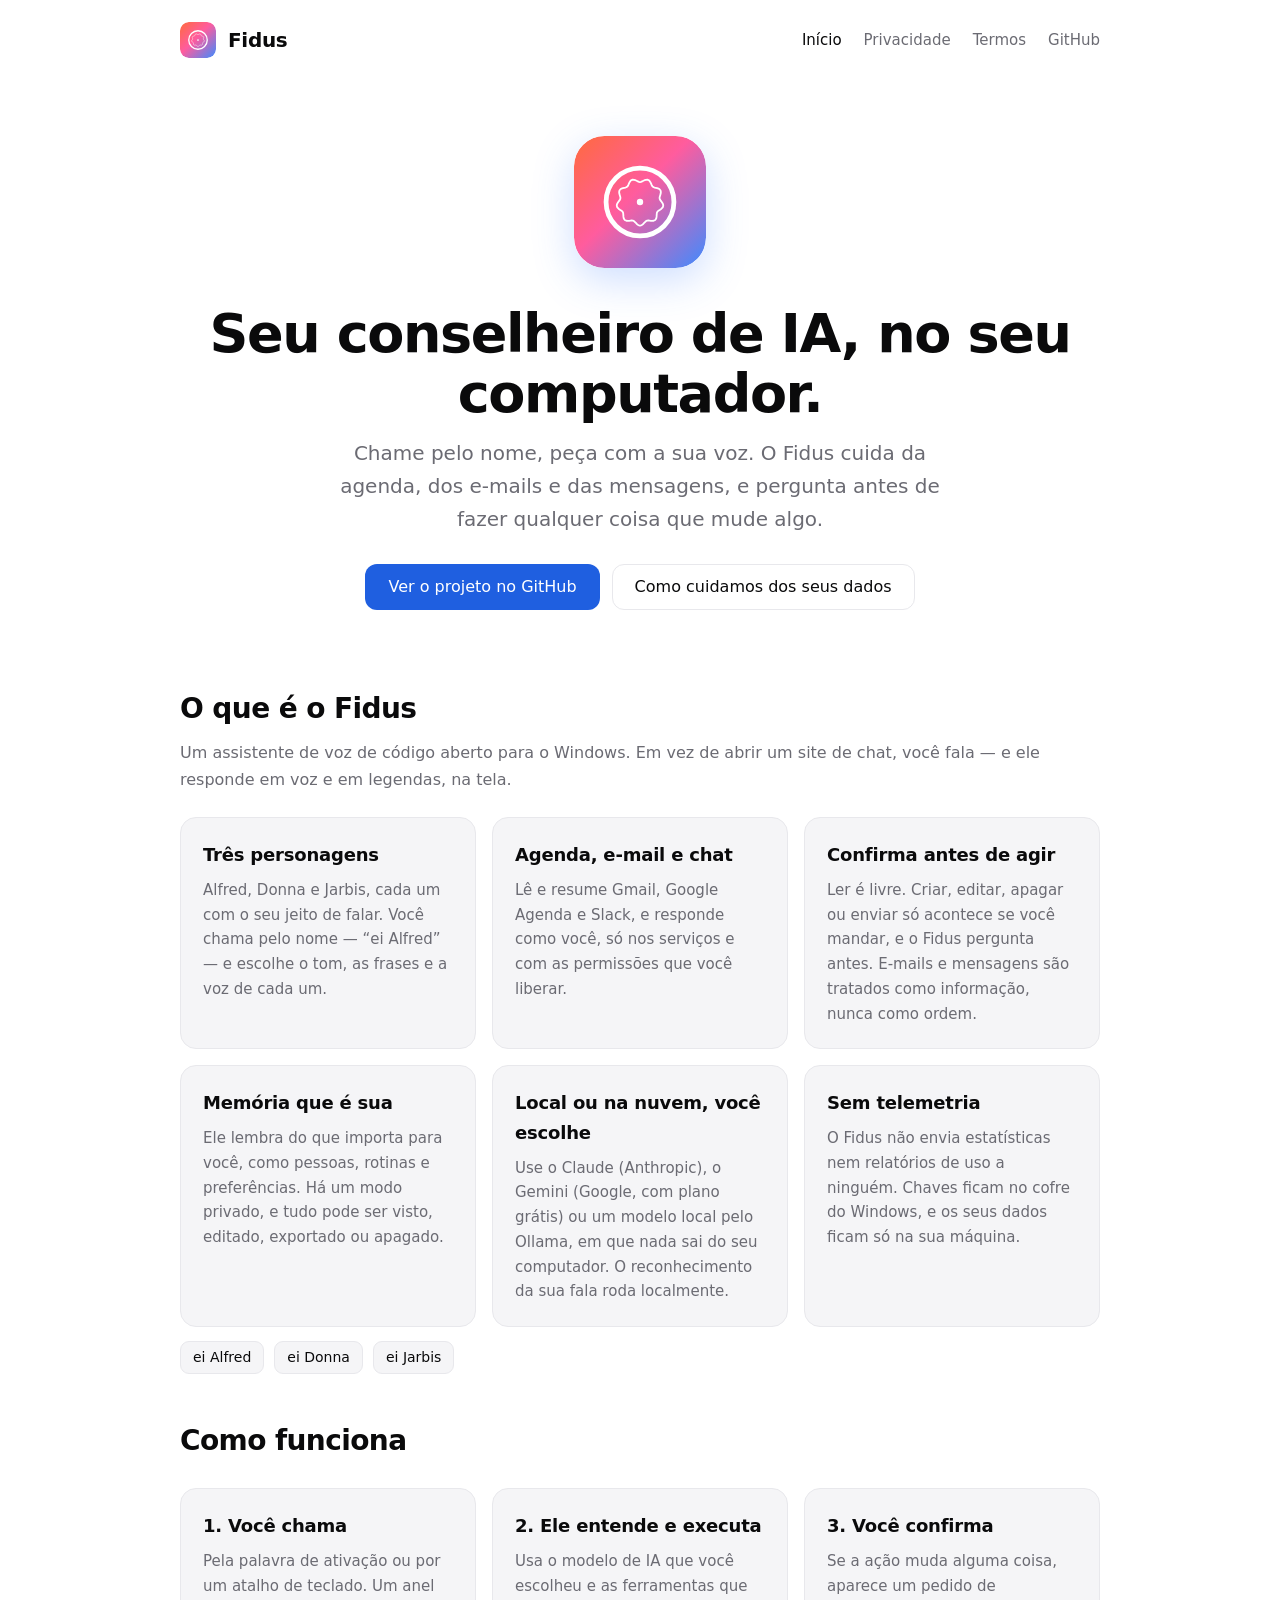
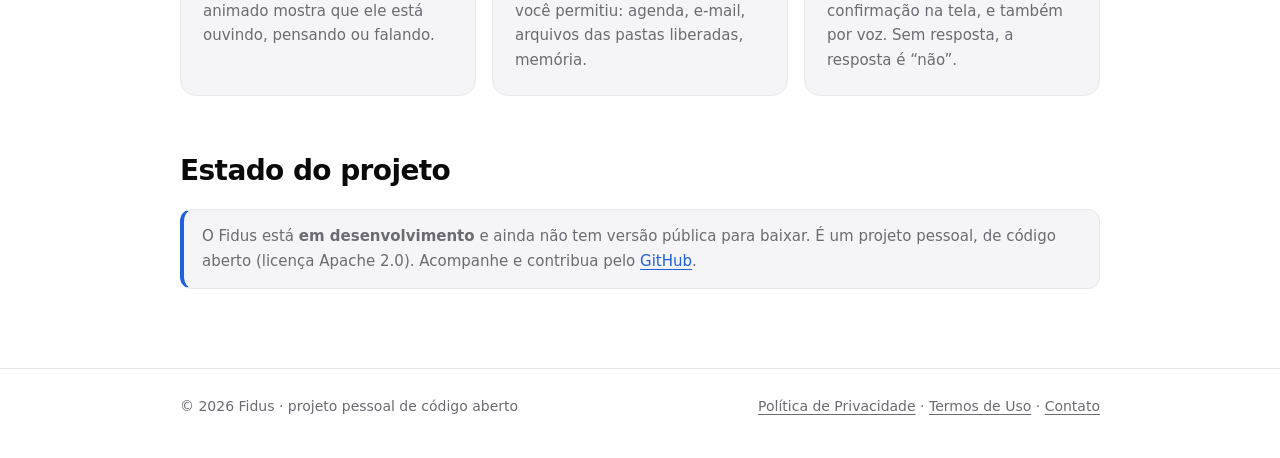
<file: index.html>
<!doctype html>
<html lang="pt-BR">
<head>
<meta charset="utf-8">
<meta name="viewport" content="width=device-width, initial-scale=1">
<title>Fidus — seu conselheiro de IA</title>
<meta name="description" content="Fidus é um assistente de voz para o Windows que roda no seu computador: você chama pelo nome, ele cuida da agenda, dos e-mails e das mensagens, e sempre pede a sua confirmação antes de agir.">
<link rel="canonical" href="https://fidus.pythondeaaz.com.br/">
<link rel="icon" type="image/svg+xml" href="assets/fidus-icone.svg">
<meta property="og:title" content="Fidus — seu conselheiro de IA">
<meta property="og:description" content="Assistente de voz para o Windows. Local, com a sua confirmação antes de qualquer ação.">
<meta property="og:image" content="https://fidus.pythondeaaz.com.br/assets/fidus-icone-512.png">
<meta property="og:url" content="https://fidus.pythondeaaz.com.br/">
<meta name="color-scheme" content="light dark">
<link rel="stylesheet" href="style.css">
</head>
<body>
<a class="skip" href="#conteudo">Ir para o conteúdo</a>
<div class="wrap">
  <header class="top">
    <a class="brand" href="./"><img src="assets/fidus-icone.svg" alt="" width="36" height="36">Fidus</a>
    <nav class="main" aria-label="Principal">
      <a href="./" aria-current="page">Início</a>
      <a href="politica.html">Privacidade</a>
      <a href="termos.html">Termos</a>
      <a href="https://github.com/tiagoluizrs/fidus">GitHub</a>
    </nav>
  </header>

  <main id="conteudo">
    <div class="hero">
      <img class="logo" src="assets/fidus-icone.svg" alt="Logo do Fidus" width="132" height="132">
      <h1>Seu conselheiro de IA, no seu computador.</h1>
      <p class="lead">Chame pelo nome, peça com a sua voz. O Fidus cuida da agenda, dos e-mails e das mensagens, e pergunta antes de fazer qualquer coisa que mude algo.</p>
      <div class="btns">
        <a class="btn primary" href="https://github.com/tiagoluizrs/fidus">Ver o projeto no GitHub</a>
        <a class="btn" href="politica.html">Como cuidamos dos seus dados</a>
      </div>
    </div>

    <section aria-labelledby="oque">
      <h2 id="oque">O que é o Fidus</h2>
      <p class="sub">Um assistente de voz de código aberto para o Windows. Em vez de abrir um site de chat, você fala — e ele responde em voz e em legendas, na tela.</p>
      <div class="grid">
        <div class="card"><h3>Três personagens</h3><p>Alfred, Donna e Jarbis, cada um com o seu jeito de falar. Você chama pelo nome — “ei Alfred” — e escolhe o tom, as frases e a voz de cada um.</p></div>
        <div class="card"><h3>Agenda, e-mail e chat</h3><p>Lê e resume Gmail, Google Agenda e Slack, e responde como você, só nos serviços e com as permissões que você liberar.</p></div>
        <div class="card"><h3>Confirma antes de agir</h3><p>Ler é livre. Criar, editar, apagar ou enviar só acontece se você mandar, e o Fidus pergunta antes. E-mails e mensagens são tratados como informação, nunca como ordem.</p></div>
        <div class="card"><h3>Memória que é sua</h3><p>Ele lembra do que importa para você, como pessoas, rotinas e preferências. Há um modo privado, e tudo pode ser visto, editado, exportado ou apagado.</p></div>
        <div class="card"><h3>Local ou na nuvem, você escolhe</h3><p>Use o Claude (Anthropic), o Gemini (Google, com plano grátis) ou um modelo local pelo Ollama, em que nada sai do seu computador. O reconhecimento da sua fala roda localmente.</p></div>
        <div class="card"><h3>Sem telemetria</h3><p>O Fidus não envia estatísticas nem relatórios de uso a ninguém. Chaves ficam no cofre do Windows, e os seus dados ficam só na sua máquina.</p></div>
      </div>
      <ul class="names" aria-label="Os personagens"><li>ei Alfred</li><li>ei Donna</li><li>ei Jarbis</li></ul>
    </section>

    <section aria-labelledby="como">
      <h2 id="como">Como funciona</h2>
      <div class="grid">
        <div class="card"><h3>1. Você chama</h3><p>Pela palavra de ativação ou por um atalho de teclado. Um anel animado mostra que ele está ouvindo, pensando ou falando.</p></div>
        <div class="card"><h3>2. Ele entende e executa</h3><p>Usa o modelo de IA que você escolheu e as ferramentas que você permitiu: agenda, e-mail, arquivos das pastas liberadas, memória.</p></div>
        <div class="card"><h3>3. Você confirma</h3><p>Se a ação muda alguma coisa, aparece um pedido de confirmação na tela, e também por voz. Sem resposta, a resposta é “não”.</p></div>
      </div>
    </section>

    <section aria-labelledby="estado">
      <h2 id="estado">Estado do projeto</h2>
      <p class="note">O Fidus está <strong>em desenvolvimento</strong> e ainda não tem versão pública para baixar. É um projeto pessoal, de código aberto (licença Apache 2.0). Acompanhe e contribua pelo <a href="https://github.com/tiagoluizrs/fidus">GitHub</a>.</p>
    </section>
  </main>
</div>

<footer>
  <div class="wrap">
    <span>© 2026 Fidus · projeto pessoal de código aberto</span>
    <span><a href="politica.html">Política de Privacidade</a> · <a href="termos.html">Termos de Uso</a> · <a href="https://github.com/tiagoluizrs/fidus/issues">Contato</a></span>
  </div>
</footer>
</body>
</html>
</file>
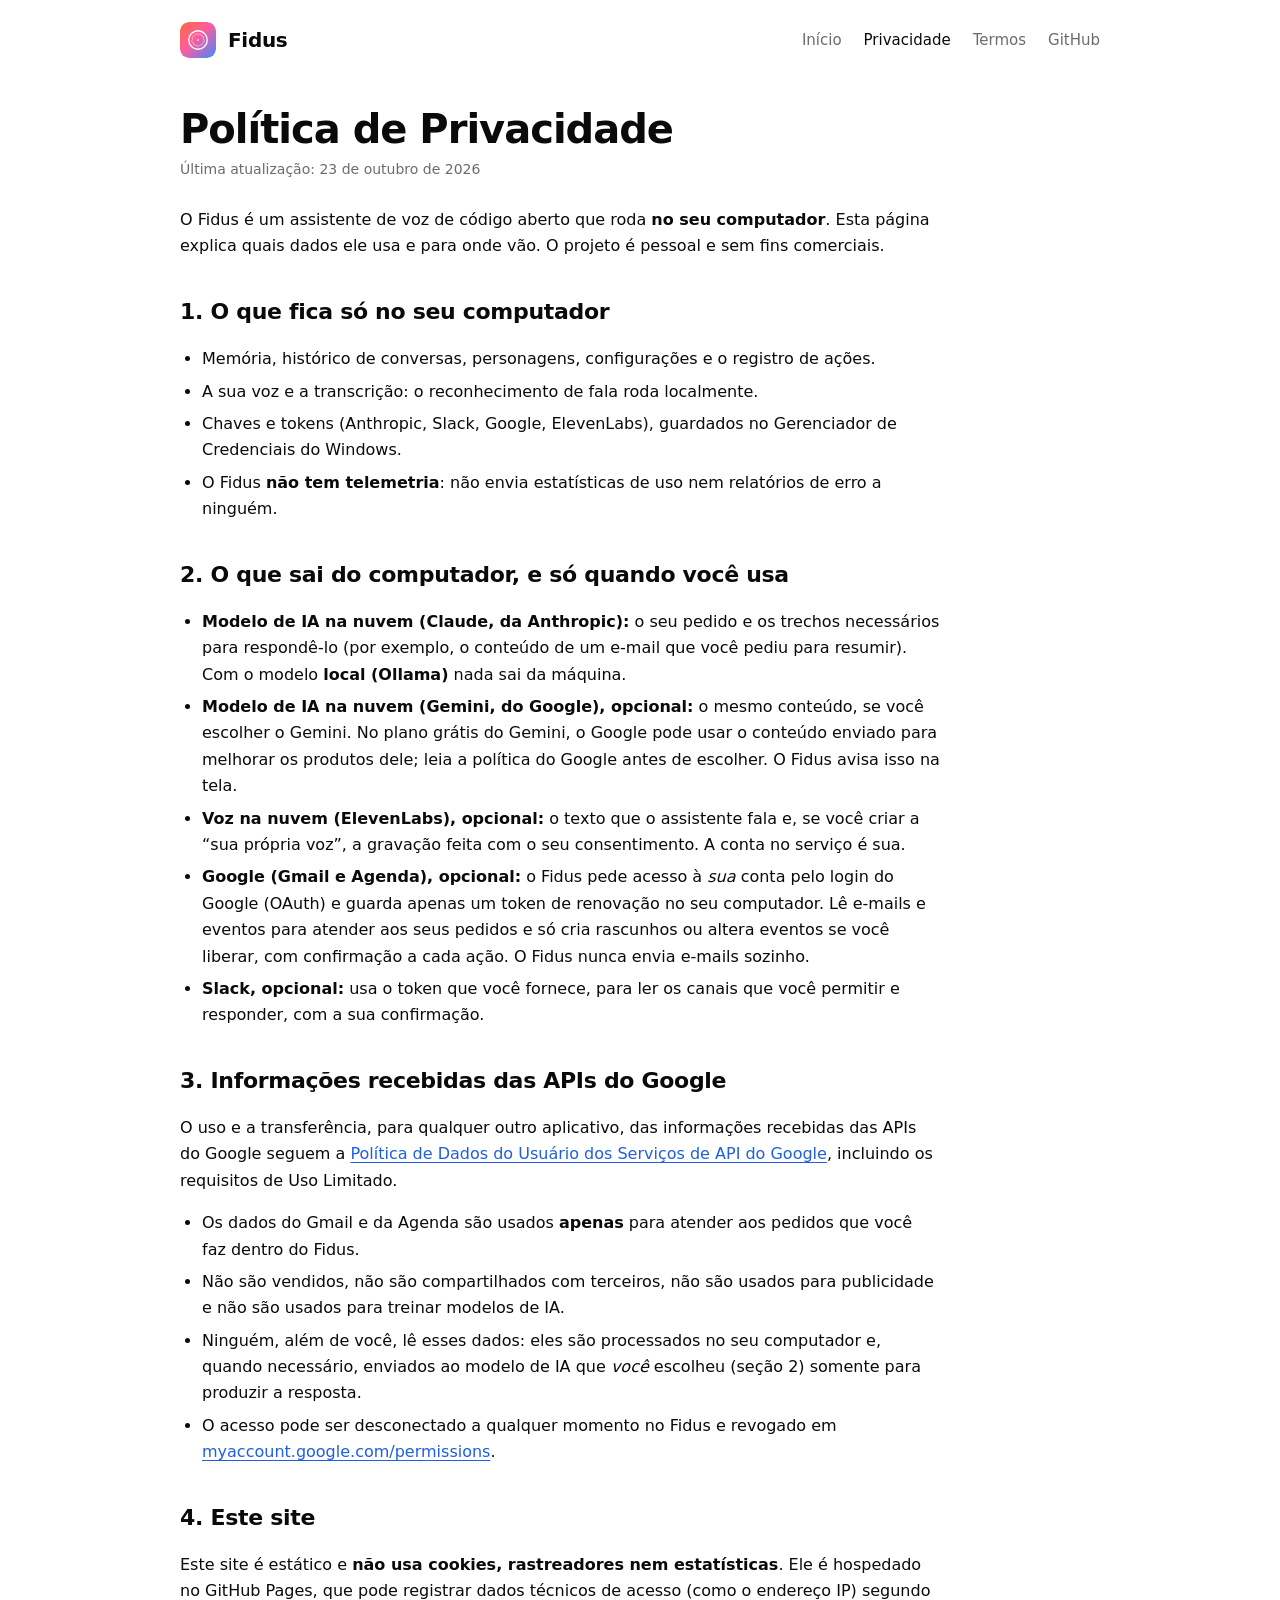
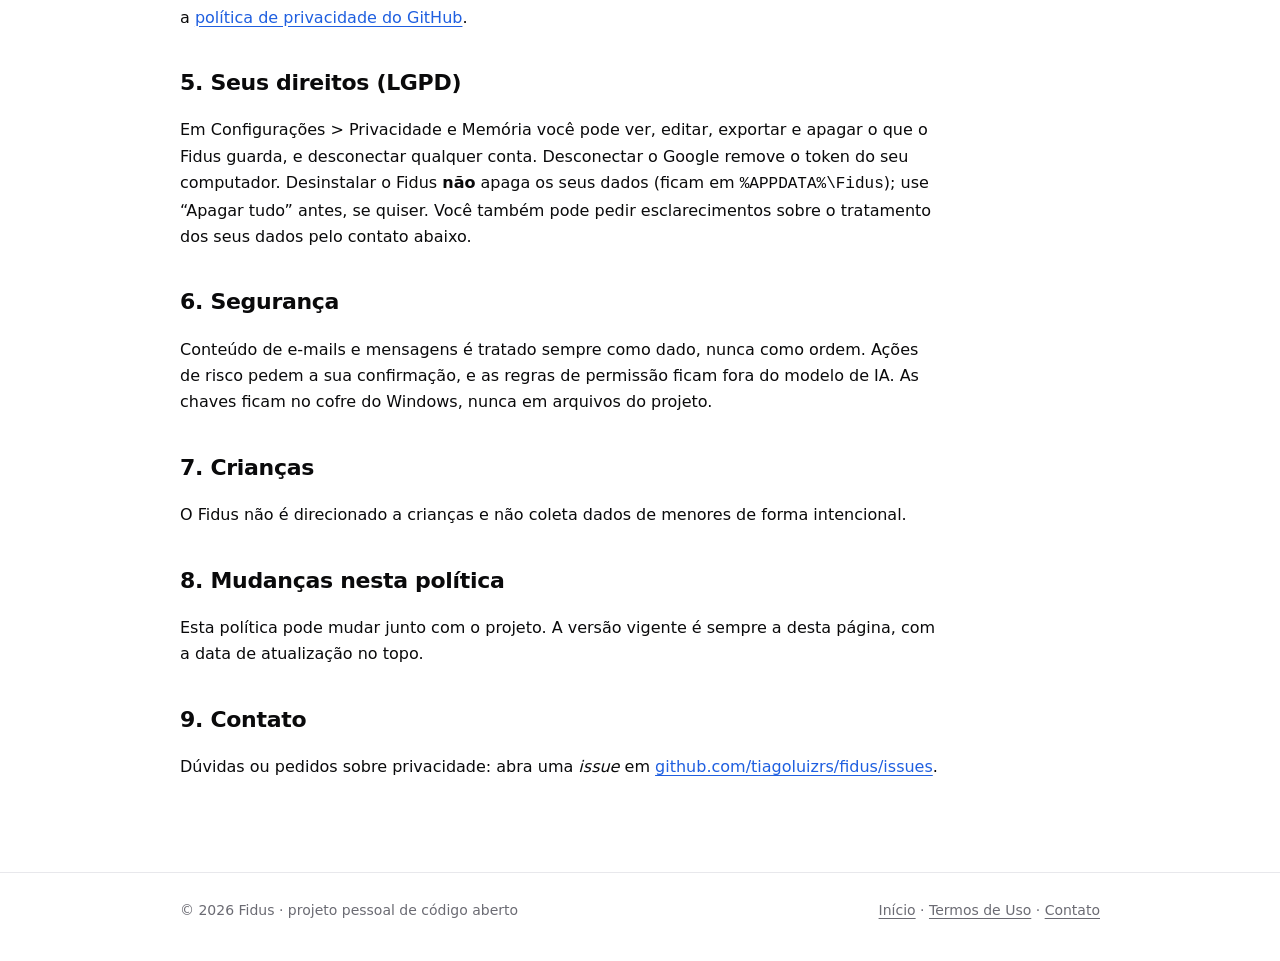
<file: politica.html>
<!doctype html>
<html lang="pt-BR">
<head>
<meta charset="utf-8">
<meta name="viewport" content="width=device-width, initial-scale=1">
<title>Política de Privacidade — Fidus</title>
<meta name="description" content="Como o Fidus trata os seus dados: o que fica no seu computador, o que sai quando você usa um serviço e quais são os seus direitos (LGPD).">
<link rel="canonical" href="https://fidus.pythondeaaz.com.br/politica.html">
<link rel="icon" type="image/svg+xml" href="assets/fidus-icone.svg">
<meta name="color-scheme" content="light dark">
<link rel="stylesheet" href="style.css">
</head>
<body>
<a class="skip" href="#conteudo">Ir para o conteúdo</a>
<div class="wrap">
  <header class="top">
    <a class="brand" href="./"><img src="assets/fidus-icone.svg" alt="" width="36" height="36">Fidus</a>
    <nav class="main" aria-label="Principal">
      <a href="./">Início</a>
      <a href="politica.html" aria-current="page">Privacidade</a>
      <a href="termos.html">Termos</a>
      <a href="https://github.com/tiagoluizrs/fidus">GitHub</a>
    </nav>
  </header>

  <main id="conteudo">
    <article class="doc">
      <h1>Política de Privacidade</h1>
      <p class="meta">Última atualização: 23 de outubro de 2026</p>

      <p>O Fidus é um assistente de voz de código aberto que roda <strong>no seu computador</strong>. Esta página explica quais dados ele usa e para onde vão. O projeto é pessoal e sem fins comerciais.</p>

      <h2>1. O que fica só no seu computador</h2>
      <ul>
        <li>Memória, histórico de conversas, personagens, configurações e o registro de ações.</li>
        <li>A sua voz e a transcrição: o reconhecimento de fala roda localmente.</li>
        <li>Chaves e tokens (Anthropic, Slack, Google, ElevenLabs), guardados no Gerenciador de Credenciais do Windows.</li>
        <li>O Fidus <strong>não tem telemetria</strong>: não envia estatísticas de uso nem relatórios de erro a ninguém.</li>
      </ul>

      <h2>2. O que sai do computador, e só quando você usa</h2>
      <ul>
        <li><strong>Modelo de IA na nuvem (Claude, da Anthropic):</strong> o seu pedido e os trechos necessários para respondê-lo (por exemplo, o conteúdo de um e-mail que você pediu para resumir). Com o modelo <strong>local (Ollama)</strong> nada sai da máquina.</li>
        <li><strong>Modelo de IA na nuvem (Gemini, do Google), opcional:</strong> o mesmo conteúdo, se você escolher o Gemini. No plano grátis do Gemini, o Google pode usar o conteúdo enviado para melhorar os produtos dele; leia a política do Google antes de escolher. O Fidus avisa isso na tela.</li>
        <li><strong>Voz na nuvem (ElevenLabs), opcional:</strong> o texto que o assistente fala e, se você criar a “sua própria voz”, a gravação feita com o seu consentimento. A conta no serviço é sua.</li>
        <li><strong>Google (Gmail e Agenda), opcional:</strong> o Fidus pede acesso à <em>sua</em> conta pelo login do Google (OAuth) e guarda apenas um token de renovação no seu computador. Lê e-mails e eventos para atender aos seus pedidos e só cria rascunhos ou altera eventos se você liberar, com confirmação a cada ação. O Fidus nunca envia e-mails sozinho.</li>
        <li><strong>Slack, opcional:</strong> usa o token que você fornece, para ler os canais que você permitir e responder, com a sua confirmação.</li>
      </ul>

      <h2>3. Informações recebidas das APIs do Google</h2>
      <p>O uso e a transferência, para qualquer outro aplicativo, das informações recebidas das APIs do Google seguem a <a href="https://developers.google.com/terms/api-services-user-data-policy">Política de Dados do Usuário dos Serviços de API do Google</a>, incluindo os requisitos de Uso Limitado.</p>
      <ul>
        <li>Os dados do Gmail e da Agenda são usados <strong>apenas</strong> para atender aos pedidos que você faz dentro do Fidus.</li>
        <li>Não são vendidos, não são compartilhados com terceiros, não são usados para publicidade e não são usados para treinar modelos de IA.</li>
        <li>Ninguém, além de você, lê esses dados: eles são processados no seu computador e, quando necessário, enviados ao modelo de IA que <em>você</em> escolheu (seção 2) somente para produzir a resposta.</li>
        <li>O acesso pode ser desconectado a qualquer momento no Fidus e revogado em <a href="https://myaccount.google.com/permissions">myaccount.google.com/permissions</a>.</li>
      </ul>

      <h2>4. Este site</h2>
      <p>Este site é estático e <strong>não usa cookies, rastreadores nem estatísticas</strong>. Ele é hospedado no GitHub Pages, que pode registrar dados técnicos de acesso (como o endereço IP) segundo a <a href="https://docs.github.com/pt/site-policy/privacy-policies/github-general-privacy-statement">política de privacidade do GitHub</a>.</p>

      <h2>5. Seus direitos (LGPD)</h2>
      <p>Em Configurações &gt; Privacidade e Memória você pode ver, editar, exportar e apagar o que o Fidus guarda, e desconectar qualquer conta. Desconectar o Google remove o token do seu computador. Desinstalar o Fidus <strong>não</strong> apaga os seus dados (ficam em <code>%APPDATA%\Fidus</code>); use “Apagar tudo” antes, se quiser. Você também pode pedir esclarecimentos sobre o tratamento dos seus dados pelo contato abaixo.</p>

      <h2>6. Segurança</h2>
      <p>Conteúdo de e-mails e mensagens é tratado sempre como dado, nunca como ordem. Ações de risco pedem a sua confirmação, e as regras de permissão ficam fora do modelo de IA. As chaves ficam no cofre do Windows, nunca em arquivos do projeto.</p>

      <h2>7. Crianças</h2>
      <p>O Fidus não é direcionado a crianças e não coleta dados de menores de forma intencional.</p>

      <h2>8. Mudanças nesta política</h2>
      <p>Esta política pode mudar junto com o projeto. A versão vigente é sempre a desta página, com a data de atualização no topo.</p>

      <h2>9. Contato</h2>
      <p>Dúvidas ou pedidos sobre privacidade: abra uma <em>issue</em> em <a href="https://github.com/tiagoluizrs/fidus/issues">github.com/tiagoluizrs/fidus/issues</a>.</p>
    </article>
  </main>
</div>

<footer>
  <div class="wrap">
    <span>© 2026 Fidus · projeto pessoal de código aberto</span>
    <span><a href="./">Início</a> · <a href="termos.html">Termos de Uso</a> · <a href="https://github.com/tiagoluizrs/fidus/issues">Contato</a></span>
  </div>
</footer>
</body>
</html>
</file>
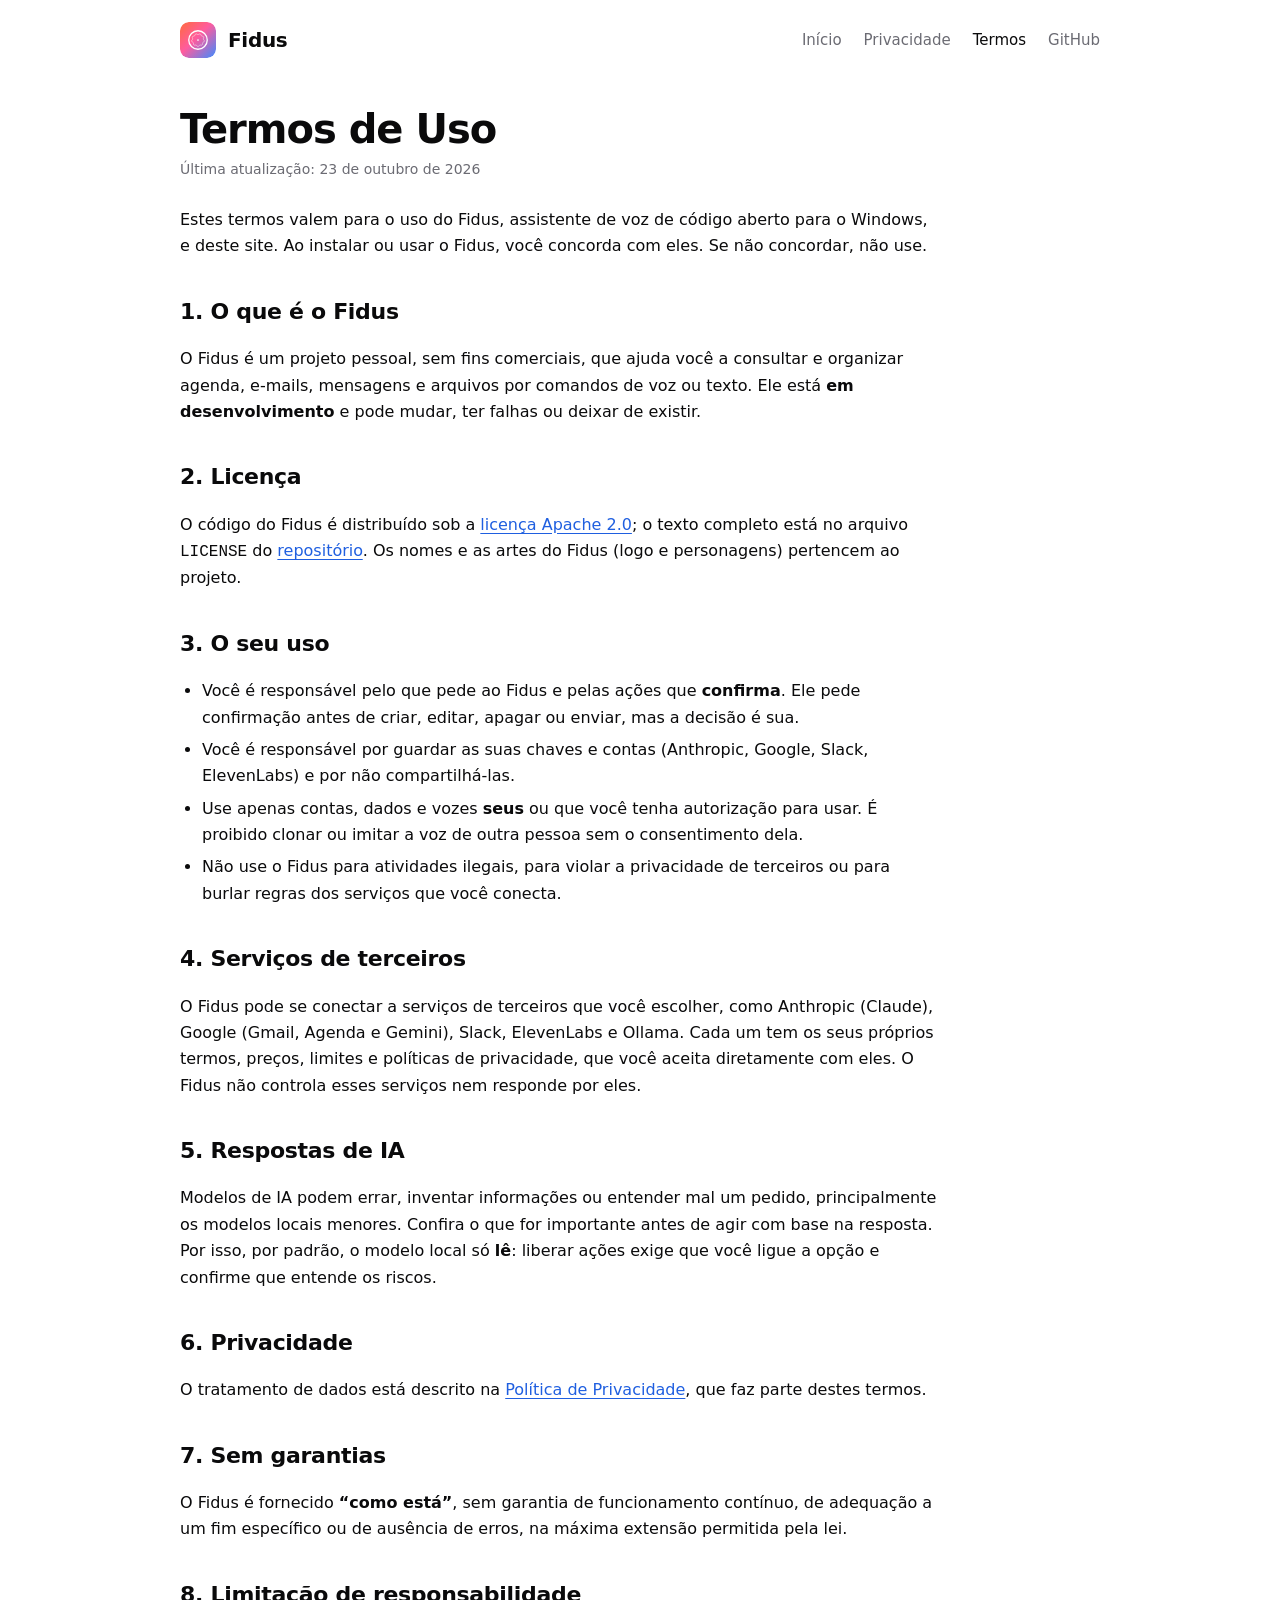
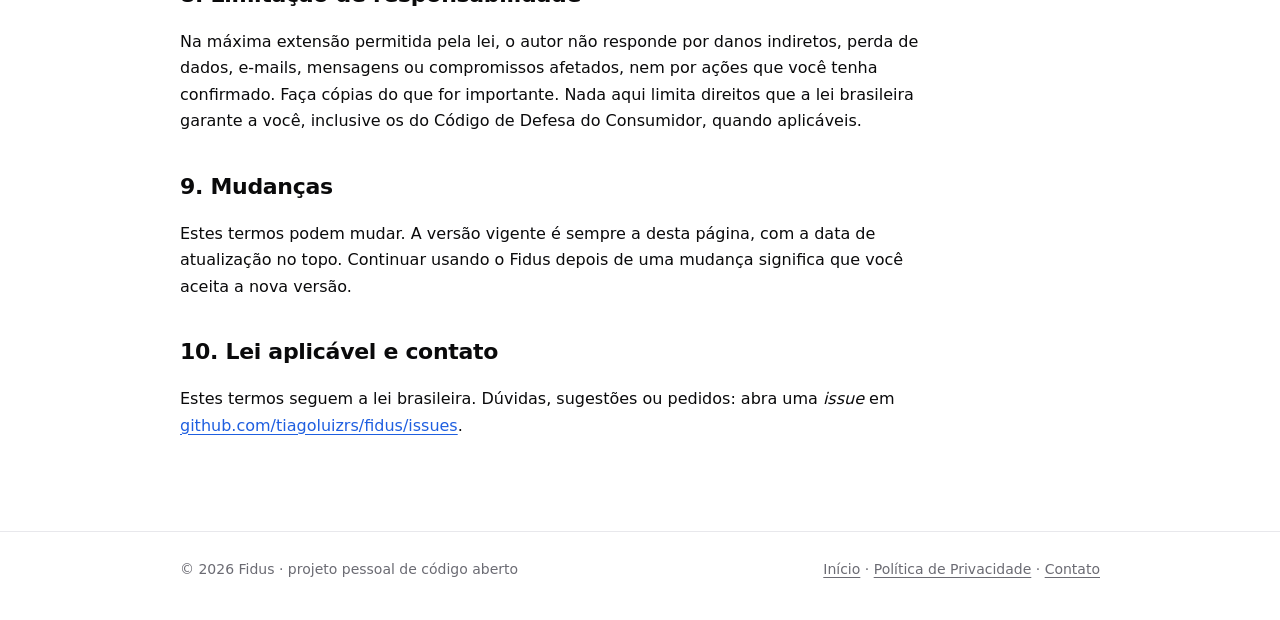
<file: termos.html>
<!doctype html>
<html lang="pt-BR">
<head>
<meta charset="utf-8">
<meta name="viewport" content="width=device-width, initial-scale=1">
<title>Termos de Uso — Fidus</title>
<meta name="description" content="Termos de uso do Fidus, assistente de voz de código aberto para o Windows.">
<link rel="canonical" href="https://fidus.pythondeaaz.com.br/termos.html">
<link rel="icon" type="image/svg+xml" href="assets/fidus-icone.svg">
<meta name="color-scheme" content="light dark">
<link rel="stylesheet" href="style.css">
</head>
<body>
<a class="skip" href="#conteudo">Ir para o conteúdo</a>
<div class="wrap">
  <header class="top">
    <a class="brand" href="./"><img src="assets/fidus-icone.svg" alt="" width="36" height="36">Fidus</a>
    <nav class="main" aria-label="Principal">
      <a href="./">Início</a>
      <a href="politica.html">Privacidade</a>
      <a href="termos.html" aria-current="page">Termos</a>
      <a href="https://github.com/tiagoluizrs/fidus">GitHub</a>
    </nav>
  </header>

  <main id="conteudo">
    <article class="doc">
      <h1>Termos de Uso</h1>
      <p class="meta">Última atualização: 23 de outubro de 2026</p>

      <p>Estes termos valem para o uso do Fidus, assistente de voz de código aberto para o Windows, e deste site. Ao instalar ou usar o Fidus, você concorda com eles. Se não concordar, não use.</p>

      <h2>1. O que é o Fidus</h2>
      <p>O Fidus é um projeto pessoal, sem fins comerciais, que ajuda você a consultar e organizar agenda, e-mails, mensagens e arquivos por comandos de voz ou texto. Ele está <strong>em desenvolvimento</strong> e pode mudar, ter falhas ou deixar de existir.</p>

      <h2>2. Licença</h2>
      <p>O código do Fidus é distribuído sob a <a href="https://www.apache.org/licenses/LICENSE-2.0">licença Apache 2.0</a>; o texto completo está no arquivo <code>LICENSE</code> do <a href="https://github.com/tiagoluizrs/fidus">repositório</a>. Os nomes e as artes do Fidus (logo e personagens) pertencem ao projeto.</p>

      <h2>3. O seu uso</h2>
      <ul>
        <li>Você é responsável pelo que pede ao Fidus e pelas ações que <strong>confirma</strong>. Ele pede confirmação antes de criar, editar, apagar ou enviar, mas a decisão é sua.</li>
        <li>Você é responsável por guardar as suas chaves e contas (Anthropic, Google, Slack, ElevenLabs) e por não compartilhá-las.</li>
        <li>Use apenas contas, dados e vozes <strong>seus</strong> ou que você tenha autorização para usar. É proibido clonar ou imitar a voz de outra pessoa sem o consentimento dela.</li>
        <li>Não use o Fidus para atividades ilegais, para violar a privacidade de terceiros ou para burlar regras dos serviços que você conecta.</li>
      </ul>

      <h2>4. Serviços de terceiros</h2>
      <p>O Fidus pode se conectar a serviços de terceiros que você escolher, como Anthropic (Claude), Google (Gmail, Agenda e Gemini), Slack, ElevenLabs e Ollama. Cada um tem os seus próprios termos, preços, limites e políticas de privacidade, que você aceita diretamente com eles. O Fidus não controla esses serviços nem responde por eles.</p>

      <h2>5. Respostas de IA</h2>
      <p>Modelos de IA podem errar, inventar informações ou entender mal um pedido, principalmente os modelos locais menores. Confira o que for importante antes de agir com base na resposta. Por isso, por padrão, o modelo local só <strong>lê</strong>: liberar ações exige que você ligue a opção e confirme que entende os riscos.</p>

      <h2>6. Privacidade</h2>
      <p>O tratamento de dados está descrito na <a href="politica.html">Política de Privacidade</a>, que faz parte destes termos.</p>

      <h2>7. Sem garantias</h2>
      <p>O Fidus é fornecido <strong>“como está”</strong>, sem garantia de funcionamento contínuo, de adequação a um fim específico ou de ausência de erros, na máxima extensão permitida pela lei.</p>

      <h2>8. Limitação de responsabilidade</h2>
      <p>Na máxima extensão permitida pela lei, o autor não responde por danos indiretos, perda de dados, e-mails, mensagens ou compromissos afetados, nem por ações que você tenha confirmado. Faça cópias do que for importante. Nada aqui limita direitos que a lei brasileira garante a você, inclusive os do Código de Defesa do Consumidor, quando aplicáveis.</p>

      <h2>9. Mudanças</h2>
      <p>Estes termos podem mudar. A versão vigente é sempre a desta página, com a data de atualização no topo. Continuar usando o Fidus depois de uma mudança significa que você aceita a nova versão.</p>

      <h2>10. Lei aplicável e contato</h2>
      <p>Estes termos seguem a lei brasileira. Dúvidas, sugestões ou pedidos: abra uma <em>issue</em> em <a href="https://github.com/tiagoluizrs/fidus/issues">github.com/tiagoluizrs/fidus/issues</a>.</p>
    </article>
  </main>
</div>

<footer>
  <div class="wrap">
    <span>© 2026 Fidus · projeto pessoal de código aberto</span>
    <span><a href="./">Início</a> · <a href="politica.html">Política de Privacidade</a> · <a href="https://github.com/tiagoluizrs/fidus/issues">Contato</a></span>
  </div>
</footer>
</body>
</html>
</file>
<file: style.css>
:root {
  --bg: #ffffff; --card: #f5f5f7; --border: #e8e8ec; --text: #0a0a0b; --muted: #6b6b73;
  --accent: #1f5fe0; --accent-text: #ffffff;
  --font: "Inter", "Segoe UI", system-ui, -apple-system, Roboto, sans-serif;
}
@media (prefers-color-scheme: dark) {
  :root { --bg: #000000; --card: #121214; --border: #232327; --text: #f5f5f7; --muted: #9a9aa3; --accent: #8fb1ff; --accent-text: #0a0a0b; }
}
* { box-sizing: border-box; }
html { scroll-behavior: smooth; }
body { margin: 0; background: var(--bg); color: var(--text); font: 16px/1.65 var(--font); -webkit-font-smoothing: antialiased; }
a { color: var(--accent); text-underline-offset: 3px; }
a:focus-visible, .btn:focus-visible { outline: 2px solid var(--accent); outline-offset: 3px; border-radius: 6px; }
.skip { position: absolute; left: -999px; top: 8px; background: var(--card); padding: 8px 12px; border-radius: 8px; z-index: 10; }
.skip:focus { left: 8px; }
.wrap { width: min(920px, calc(100% - 40px)); margin: 0 auto; }
header.top { display: flex; align-items: center; justify-content: space-between; gap: 16px; padding: 22px 0; }
.brand { display: inline-flex; align-items: center; gap: 12px; text-decoration: none; color: var(--text); font-weight: 600; font-size: 20px; letter-spacing: -0.3px; }
.brand img { width: 36px; height: 36px; border-radius: 9px; }
nav.main { display: flex; gap: 22px; font-size: 15px; }
nav.main a { color: var(--muted); text-decoration: none; }
nav.main a:hover, nav.main a[aria-current="page"] { color: var(--text); }
.hero { text-align: center; padding: 56px 0 40px; }
.hero img.logo { width: 132px; height: 132px; border-radius: 30px; box-shadow: 0 12px 40px rgba(61, 123, 255, .25); }
.hero h1 { font-size: clamp(34px, 6vw, 54px); line-height: 1.1; letter-spacing: -1.4px; margin: 28px 0 14px; }
.hero p.lead { font-size: clamp(17px, 2.4vw, 20px); color: var(--muted); max-width: 640px; margin: 0 auto 28px; }
.btns { display: flex; flex-wrap: wrap; gap: 12px; justify-content: center; }
.btn { display: inline-flex; align-items: center; min-height: 46px; padding: 0 22px; border-radius: 12px; border: 1px solid var(--border); text-decoration: none; color: var(--text); font-weight: 500; }
.btn.primary { background: var(--accent); color: var(--accent-text); border-color: transparent; }
.grid { display: grid; grid-template-columns: repeat(auto-fit, minmax(260px, 1fr)); gap: 16px; margin: 24px 0 8px; }
.card { background: var(--card); border: 1px solid var(--border); border-radius: 16px; padding: 22px; }
.card h3 { margin: 0 0 8px; font-size: 18px; letter-spacing: -0.2px; }
.card p { margin: 0; color: var(--muted); font-size: 15px; }
section { padding: 36px 0 8px; }
h2 { font-size: 28px; letter-spacing: -0.6px; margin: 0 0 8px; }
.sub { color: var(--muted); margin: 0 0 8px; }
.names { display: flex; flex-wrap: wrap; gap: 10px; margin: 14px 0 0; padding: 0; list-style: none; }
.names li { border: 1px solid var(--border); background: var(--card); border-radius: 9px; padding: 4px 12px; font-size: 14px; font-weight: 500; }
.note { border: 1px solid var(--border); border-left: 4px solid var(--accent); border-radius: 12px; padding: 14px 18px; background: var(--card); color: var(--muted); font-size: 15px; }
article.doc { padding: 18px 0 20px; max-width: 760px; }
article.doc h1 { font-size: clamp(30px, 5vw, 40px); letter-spacing: -1px; line-height: 1.15; margin: 8px 0 6px; }
article.doc h2 { font-size: 22px; margin: 34px 0 8px; letter-spacing: -0.3px; }
article.doc ul { padding-left: 22px; }
article.doc li { margin: 6px 0; }
.meta { color: var(--muted); font-size: 14px; margin: 0 0 26px; }
footer { border-top: 1px solid var(--border); margin-top: 56px; padding: 26px 0 40px; color: var(--muted); font-size: 14px; }
footer .wrap { display: flex; flex-wrap: wrap; gap: 8px 22px; justify-content: space-between; }
footer a { color: var(--muted); }
@media (max-width: 560px) { nav.main { gap: 14px; font-size: 14px; } .hero { padding-top: 32px; } }
@media (prefers-reduced-motion: reduce) { html { scroll-behavior: auto; } }
</file>
